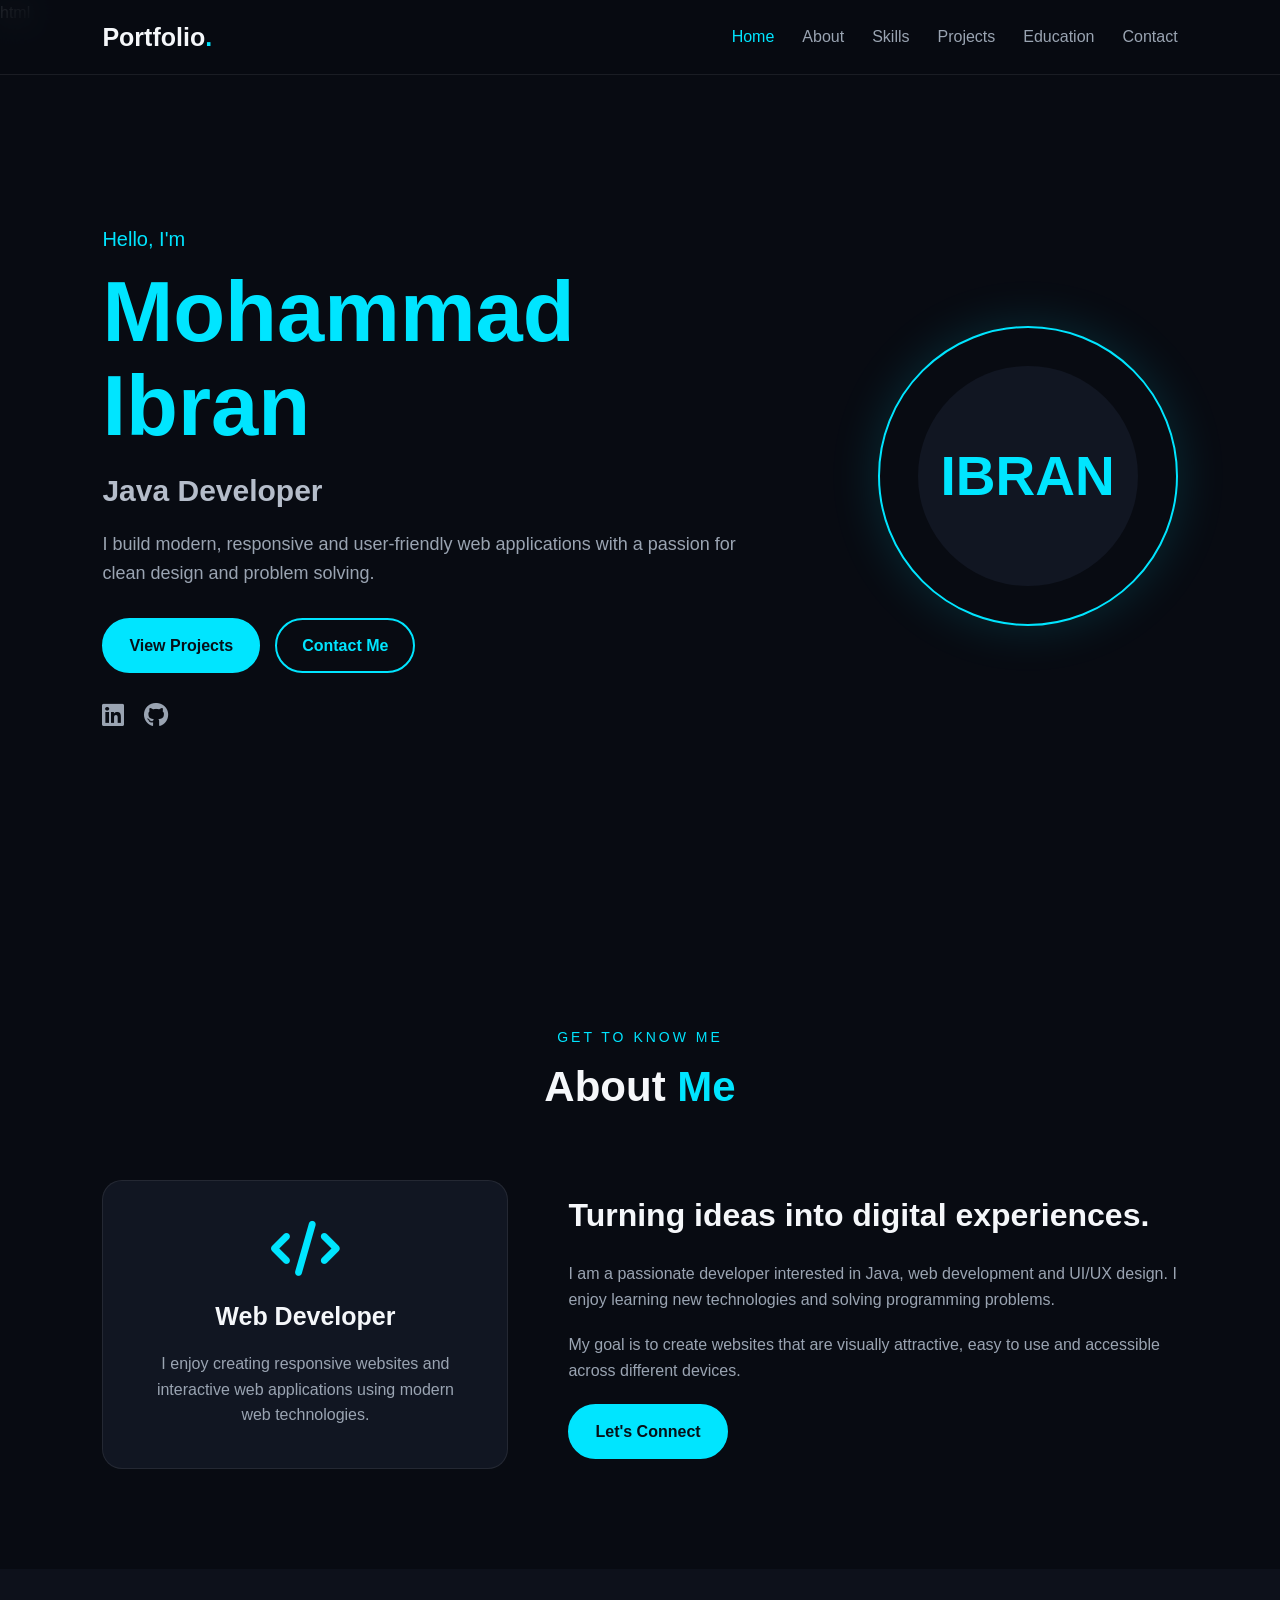
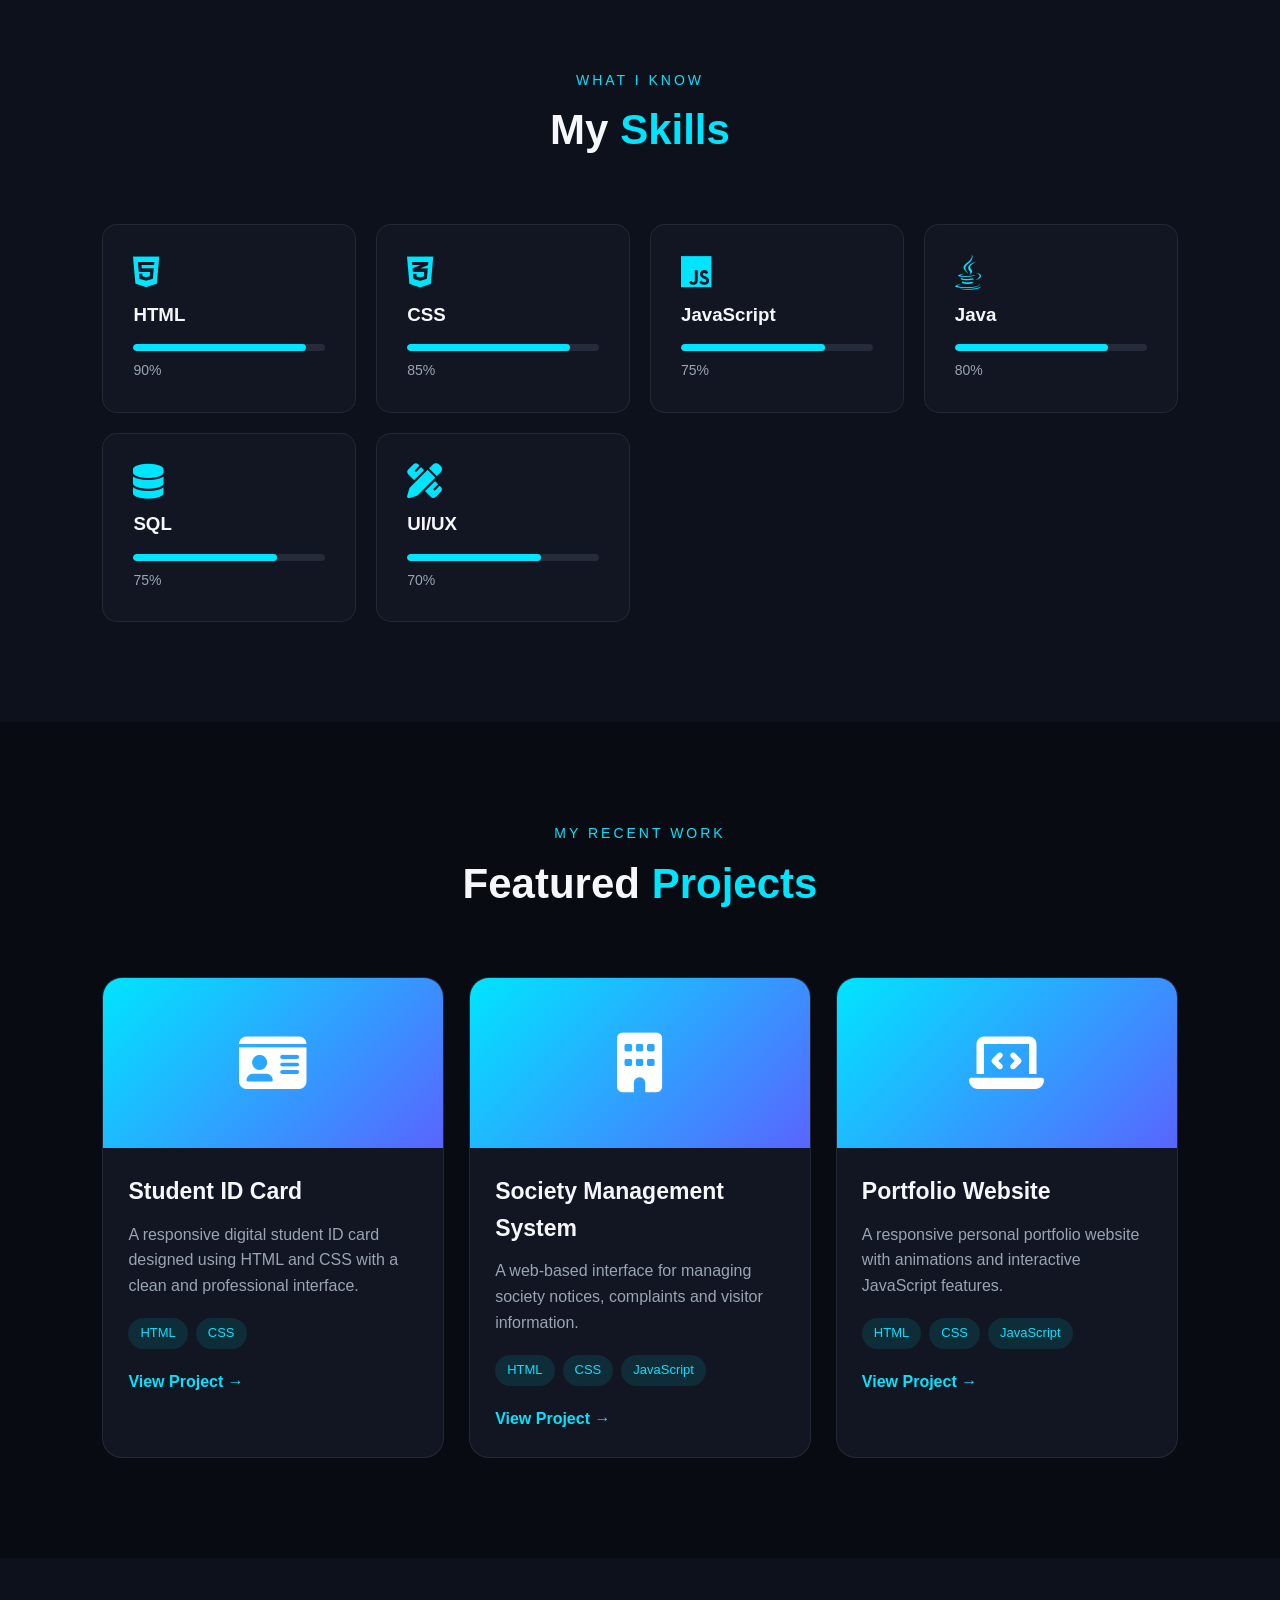
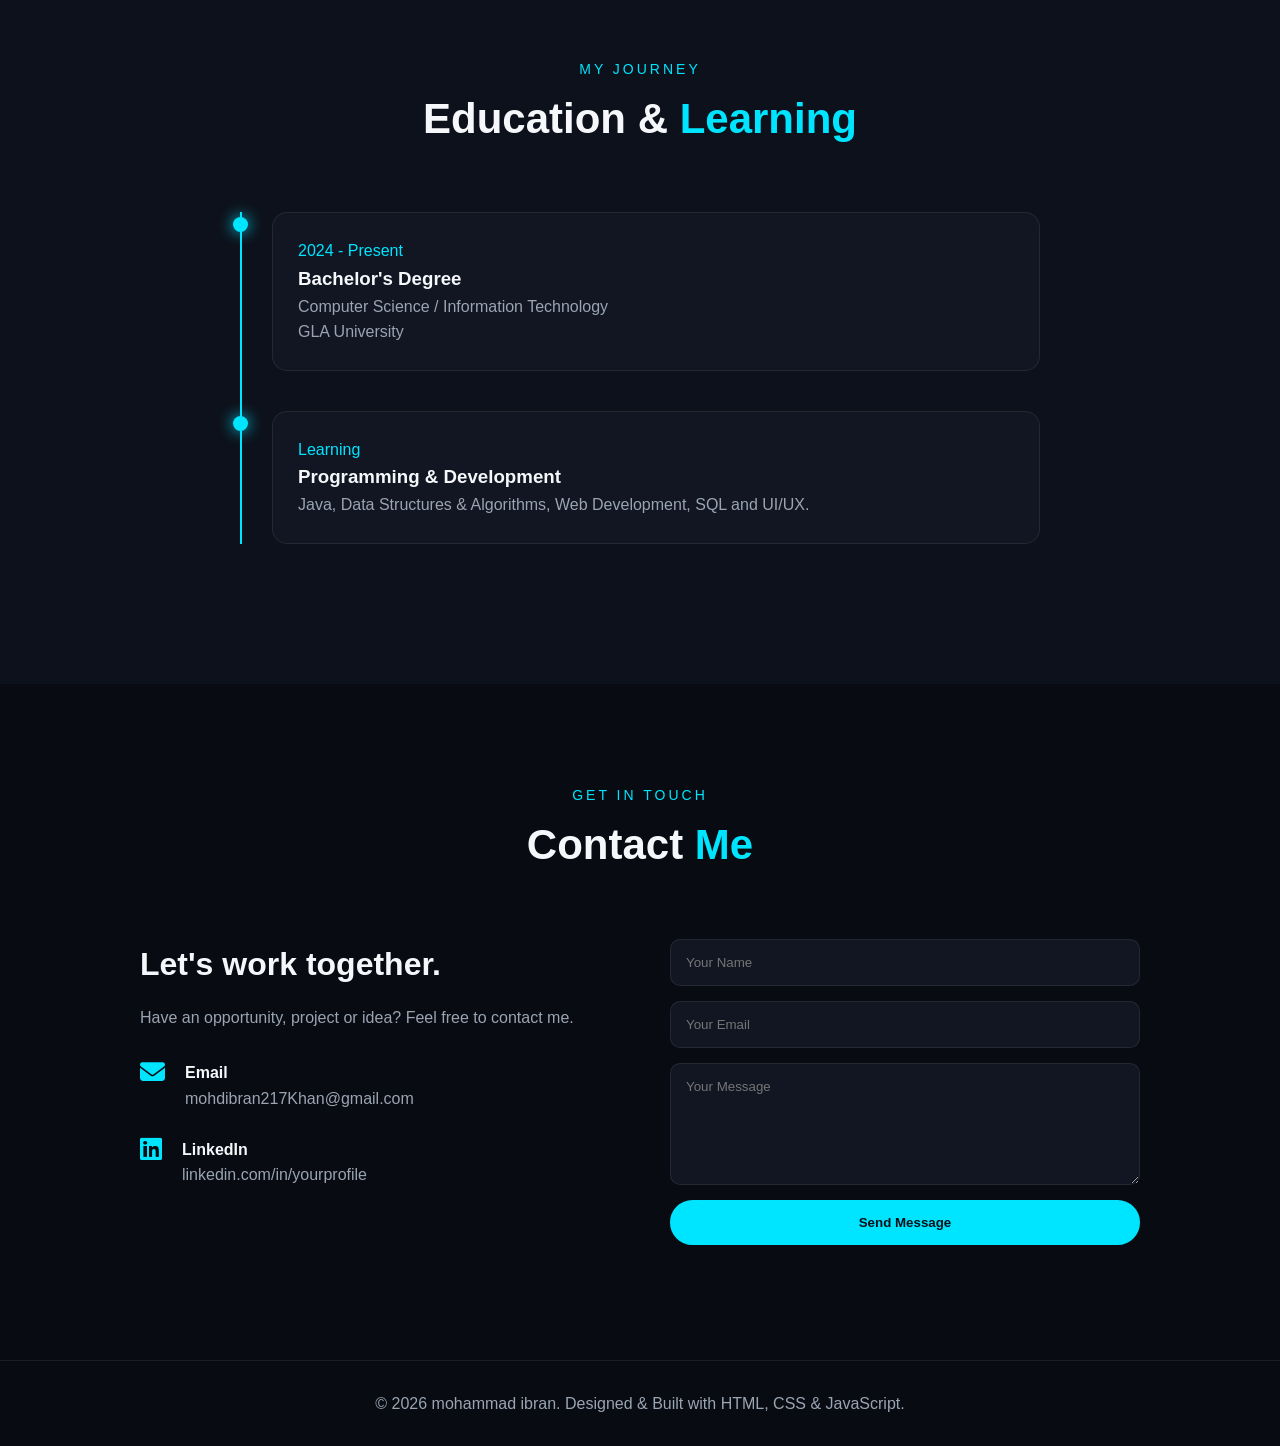
<file: porfolio website/portfolio.html>
html
<!DOCTYPE html>
<html lang="en">
<head>
    <meta charset="UTF-8">
    <meta name="viewport" content="width=device-width, initial-scale=1.0">

    <title>Your Name | Java & Web Developer</title>

    <link rel="stylesheet" href="style.css">


    <link rel="stylesheet"
          href="https://cdnjs.cloudflare.com/ajax/libs/font-awesome/6.5.2/css/all.min.css">
</head>

<body>

    

    <header>
        <nav class="navbar">

            <a href="#home" class="logo">
                Portfolio<span>.</span>
            </a>

            <ul class="nav-links" id="navLinks">

                <li><a href="#home" class="active">Home</a></li>
                <li><a href="#about">About</a></li>
                <li><a href="#skills">Skills</a></li>
                <li><a href="#projects">Projects</a></li>
                <li><a href="#education">Education</a></li>
                <li><a href="#contact">Contact</a></li>

            </ul>

            <button class="menu-btn" id="menuBtn">
                <i class="fa-solid fa-bars"></i>
            </button>

        </nav>
    </header>


    

    <section class="hero" id="home">

        <div class="hero-content">

            <p class="hello">Hello, I'm</p>

            <h1>
                 <span>Mohammad Ibran</span>
            </h1>

            <h2>
                <span id="typing"></span>
            </h2>

            <p class="hero-text">
                I build modern, responsive and user-friendly
                web applications with a passion for clean
                design and problem solving.
            </p>

            <div class="hero-buttons">

                <a href="#projects" class="btn">
                    View Projects
                </a>

                <a href="#contact" class="btn btn-outline">
                    Contact Me
                </a>

            </div>

            <div class="social-links">

                <a href="https://www.linkedin.com/" target="_blank">
                    <i class="fa-brands fa-linkedin"></i>
                </a>

                <a href="https://github.com/" target="_blank">
                    <i class="fa-brands fa-github"></i>
                </a>

            </div>

        </div>


        <div class="hero-image">

            <div class="profile-circle">

                <div class="profile-text">
                    IBRAN
                </div>

            </div>

        </div>

    </section>




    <section id="about">

        <div class="section-title">

            <p>GET TO KNOW ME</p>

            <h2>About <span>Me</span></h2>

        </div>


        <div class="about-container">

            <div class="about-card">

                <i class="fa-solid fa-code"></i>

                <h3>Web Developer</h3>

                <p>
                    I enjoy creating responsive websites and
                    interactive web applications using modern
                    web technologies.
                </p>

            </div>


            <div class="about-content">

                <h3>
                    Turning ideas into digital experiences.
                </h3>

                <p>
                    I am a passionate developer interested in
                    Java, web development and UI/UX design.
                    I enjoy learning new technologies and
                    solving programming problems.
                </p>

                <p>
                    My goal is to create websites that are
                    visually attractive, easy to use and
                    accessible across different devices.
                </p>

                <a href="#contact" class="btn">
                    Let's Connect
                </a>

            </div>

        </div>

    </section>


    

    <section id="skills" class="dark-section">

        <div class="section-title">

            <p>WHAT I KNOW</p>

            <h2>My <span>Skills</span></h2>

        </div>


        <div class="skills-container">

            <div class="skill-card">

                <i class="fa-brands fa-html5"></i>

                <h3>HTML</h3>

                <div class="skill-bar">
                    <div class="skill-progress" data-width="90%"></div>
                </div>

                <span>90%</span>

            </div>


            <div class="skill-card">

                <i class="fa-brands fa-css3-alt"></i>

                <h3>CSS</h3>

                <div class="skill-bar">
                    <div class="skill-progress" data-width="85%"></div>
                </div>

                <span>85%</span>

            </div>


            <div class="skill-card">

                <i class="fa-brands fa-js"></i>

                <h3>JavaScript</h3>

                <div class="skill-bar">
                    <div class="skill-progress" data-width="75%"></div>
                </div>

                <span>75%</span>

            </div>


            <div class="skill-card">

                <i class="fa-brands fa-java"></i>

                <h3>Java</h3>

                <div class="skill-bar">
                    <div class="skill-progress" data-width="80%"></div>
                </div>

                <span>80%</span>

            </div>


            <div class="skill-card">

                <i class="fa-solid fa-database"></i>

                <h3>SQL</h3>

                <div class="skill-bar">
                    <div class="skill-progress" data-width="75%"></div>
                </div>

                <span>75%</span>

            </div>


            <div class="skill-card">

                <i class="fa-solid fa-pen-ruler"></i>

                <h3>UI/UX</h3>

                <div class="skill-bar">
                    <div class="skill-progress" data-width="70%"></div>
                </div>

                <span>70%</span>

            </div>

        </div>

    </section>


    <!-- ================= PROJECTS ================= -->

    <section id="projects">

        <div class="section-title">

            <p>MY RECENT WORK</p>

            <h2>Featured <span>Projects</span></h2>

        </div>


        <div class="projects-container">


            <div class="project-card">

                <div class="project-icon">
                    <i class="fa-solid fa-id-card"></i>
                </div>

                <div class="project-content">

                    <h3>Student ID Card</h3>

                    <p>
                        A responsive digital student ID card
                        designed using HTML and CSS with a
                        clean and professional interface.
                    </p>

                    <div class="tech">
                        <span>HTML</span>
                        <span>CSS</span>
                    </div>

                    <a href="#" class="project-link">
                        View Project →
                    </a>

                </div>

            </div>


            <div class="project-card">

                <div class="project-icon">
                    <i class="fa-solid fa-building"></i>
                </div>

                <div class="project-content">

                    <h3>Society Management System</h3>

                    <p>
                        A web-based interface for managing
                        society notices, complaints and
                        visitor information.
                    </p>

                    <div class="tech">
                        <span>HTML</span>
                        <span>CSS</span>
                        <span>JavaScript</span>
                    </div>

                    <a href="#" class="project-link">
                        View Project →
                    </a>

                </div>

            </div>


            <div class="project-card">

                <div class="project-icon">
                    <i class="fa-solid fa-laptop-code"></i>
                </div>

                <div class="project-content">

                    <h3>Portfolio Website</h3>

                    <p>
                        A responsive personal portfolio
                        website with animations and
                        interactive JavaScript features.
                    </p>

                    <div class="tech">
                        <span>HTML</span>
                        <span>CSS</span>
                        <span>JavaScript</span>
                    </div>

                    <a href="#" class="project-link">
                        View Project →
                    </a>

                </div>

            </div>

        </div>

    </section>


    <!-- ================= EDUCATION ================= -->

    <section id="education" class="dark-section">

        <div class="section-title">

            <p>MY JOURNEY</p>

            <h2>Education & <span>Learning</span></h2>

        </div>


        <div class="timeline">

            <div class="timeline-item">

                <div class="timeline-dot"></div>

                <div class="timeline-content">

                    <span>2024 - Present</span>

                    <h3>Bachelor's Degree</h3>

                    <p>
                        Computer Science / Information Technology
                    </p>

                    <p>
                        GLA University
                    </p>

                </div>

            </div>


            <div class="timeline-item">

                <div class="timeline-dot"></div>

                <div class="timeline-content">

                    <span>Learning</span>

                    <h3>Programming & Development</h3>

                    <p>
                        Java, Data Structures & Algorithms,
                        Web Development, SQL and UI/UX.
                    </p>

                </div>

            </div>

        </div>

    </section>


    <!-- ================= CONTACT ================= -->

    <section id="contact">

        <div class="section-title">

            <p>GET IN TOUCH</p>

            <h2>Contact <span>Me</span></h2>

        </div>


        <div class="contact-container">

            <div class="contact-info">

                <h3>Let's work together.</h3>

                <p>
                    Have an opportunity, project or idea?
                    Feel free to contact me.
                </p>

                <div class="contact-item">

                    <i class="fa-solid fa-envelope"></i>

                    <div>
                        <h4>Email</h4>
                        <p>mohdibran217Khan@gmail.com</p>
                    </div>

                </div>


                <div class="contact-item">

                    <i class="fa-brands fa-linkedin"></i>

                    <div>
                        <h4>LinkedIn</h4>
                        <p>linkedin.com/in/yourprofile</p>
                    </div>

                </div>

            </div>


            <form id="contactForm">

                <input
                    type="text"
                    id="name"
                    placeholder="Your Name"
                    required
                >

                <input
                    type="email"
                    id="email"
                    placeholder="Your Email"
                    required
                >

                <textarea
                    id="message"
                    rows="6"
                    placeholder="Your Message"
                    required
                ></textarea>

                <button type="submit" class="btn">
                    Send Message
                </button>

                <p id="formMessage"></p>

            </form>

        </div>

    </section>


    

    <footer>

        <p>
            © 2026 mohammad ibran. Designed & Built with HTML,
            CSS & JavaScript.
        </p>

    </footer>




    <button id="topBtn">
        <i class="fa-solid fa-arrow-up"></i>
    </button>


    <script src="script.js"></script>

</body>
</html>
</file>
<file: porfolio website/style.css>
* {
    margin: 0;
    padding: 0;
    box-sizing: border-box;
    scroll-behavior: smooth;
}

:root {
    --bg: #080b12;
    --card: #111622;
    --text: #f5f7fa;
    --muted: #9aa4b2;
    --accent: #00e5ff;
    --border: rgba(255,255,255,0.08);
}

body {
    font-family: Arial, sans-serif;
    background: var(--bg);
    color: var(--text);
    line-height: 1.6;
}

a {
    text-decoration: none;
    color: inherit;
}

section {
    padding: 100px 8%;
}

.dark-section {
    background: #0d111b;
}




header {
    position: fixed;
    top: 0;
    width: 100%;
    z-index: 999;
}

.navbar {
    height: 75px;

    display: flex;
    align-items: center;
    justify-content: space-between;

    padding: 0 8%;

    background: rgba(8,11,18,0.85);

    backdrop-filter: blur(15px);

    border-bottom: 1px solid var(--border);
}

.logo {
    font-size: 25px;
    font-weight: bold;
}

.logo span {
    color: var(--accent);
}

.nav-links {
    display: flex;
    gap: 28px;
    list-style: none;
}

.nav-links a {
    color: var(--muted);
    transition: 0.3s;
}

.nav-links a:hover,
.nav-links a.active {
    color: var(--accent);
}

.menu-btn {
    display: none;

    background: none;
    border: none;

    color: white;
    font-size: 25px;

    cursor: pointer;
}



.hero {
    min-height: 100vh;

    display: flex;
    align-items: center;
    justify-content: space-between;

    gap: 50px;

    position: relative;
    overflow: hidden;
}

.hero-content {
    max-width: 650px;

    animation: slideLeft 1s ease;
}

.hello {
    color: var(--accent);
    font-size: 20px;
    margin-bottom: 10px;
}

.hero h1 {
    font-size: clamp(50px, 8vw, 85px);
    line-height: 1.1;
}

.hero h1 span {
    color: var(--accent);
}

.hero h2 {
    font-size: 30px;
    margin: 15px 0;
}

.hero h2 span {
    color: #b5bdca;
}

.hero-text {
    color: var(--muted);
    font-size: 18px;
    margin-bottom: 30px;
}

.hero-buttons {
    display: flex;
    gap: 15px;
    flex-wrap: wrap;
}

.btn {
    display: inline-block;

    padding: 13px 25px;

    border-radius: 30px;

    background: var(--accent);
    color: #071018;

    font-weight: bold;

    border: 2px solid var(--accent);

    transition: 0.3s;

    cursor: pointer;
}

.btn:hover {
    transform: translateY(-5px);

    box-shadow:
        0 10px 30px rgba(0,229,255,0.3);
}

.btn-outline {
    background: transparent;
    color: var(--accent);
}

.social-links {
    display: flex;
    gap: 20px;
    margin-top: 30px;
}

.social-links a {
    font-size: 25px;
    color: var(--muted);
    transition: 0.3s;
}

.social-links a:hover {
    color: var(--accent);
    transform: translateY(-5px);
}




.hero-image {
    animation: slideRight 1s ease;
}

.profile-circle {
    width: 300px;
    height: 300px;

    border-radius: 50%;

    display: flex;
    align-items: center;
    justify-content: center;

    border: 2px solid var(--accent);

    box-shadow:
        0 0 50px rgba(0,229,255,0.15);

    animation: floating 4s ease-in-out infinite;
}

.profile-text {
    width: 220px;
    height: 220px;

    border-radius: 50%;

    display: flex;
    align-items: center;
    justify-content: center;

    background: var(--card);

    color: var(--accent);

    font-size: 55px;
    font-weight: bold;
}




.section-title {
    text-align: center;
    margin-bottom: 60px;
}

.section-title p {
    color: var(--accent);
    font-size: 14px;
    letter-spacing: 3px;
}

.section-title h2 {
    font-size: 42px;
    margin-top: 5px;
}

.section-title h2 span {
    color: var(--accent);
}



.about-container {
    display: grid;
    grid-template-columns: 1fr 1.5fr;
    gap: 60px;
    align-items: center;
}

.about-card {
    padding: 40px;

    background: var(--card);

    border: 1px solid var(--border);

    border-radius: 20px;

    text-align: center;

    transition: 0.4s;
}

.about-card:hover {
    transform: translateY(-10px);
    border-color: var(--accent);
}

.about-card i {
    font-size: 55px;
    color: var(--accent);
    margin-bottom: 20px;
}

.about-card h3 {
    font-size: 25px;
    margin-bottom: 15px;
}

.about-card p,
.about-content p {
    color: var(--muted);
}

.about-content h3 {
    font-size: 32px;
    margin-bottom: 20px;
}

.about-content p {
    margin-bottom: 20px;
}



.skills-container {
    display: grid;

    grid-template-columns:
    repeat(auto-fit, minmax(250px, 1fr));

    gap: 20px;
}

.skill-card {
    padding: 30px;

    background: var(--card);

    border: 1px solid var(--border);

    border-radius: 15px;

    transition: 0.4s;
}

.skill-card:hover {
    transform: translateY(-8px);
    border-color: var(--accent);
}

.skill-card i {
    font-size: 35px;
    color: var(--accent);
}

.skill-card h3 {
    margin: 10px 0;
}

.skill-card span {
    color: var(--muted);
    font-size: 14px;
}

.skill-bar {
    height: 7px;

    background: #252b38;

    border-radius: 10px;

    overflow: hidden;

    margin: 15px 0 8px;
}

.skill-progress {
    width: 0;

    height: 100%;

    background: var(--accent);

    border-radius: 10px;

    transition: width 1.5s ease;
}



.projects-container {
    display: grid;

    grid-template-columns:
    repeat(auto-fit, minmax(280px, 1fr));

    gap: 25px;
}

.project-card {
    background: var(--card);

    border-radius: 20px;

    overflow: hidden;

    border: 1px solid var(--border);

    transition: 0.4s;
}

.project-card:hover {
    transform: translateY(-12px);

    border-color: var(--accent);

    box-shadow:
        0 20px 40px rgba(0,0,0,0.3);
}

.project-icon {
    height: 170px;

    display: flex;
    align-items: center;
    justify-content: center;

    background:
        linear-gradient(
            135deg,
            #00e5ff,
            #5964ff
        );

    font-size: 60px;
    color: white;
}

.project-content {
    padding: 25px;
}

.project-content h3 {
    font-size: 23px;
    margin-bottom: 12px;
}

.project-content p {
    color: var(--muted);
}

.tech {
    display: flex;
    flex-wrap: wrap;
    gap: 8px;

    margin: 20px 0;
}

.tech span {
    padding: 5px 12px;

    border-radius: 20px;

    background: rgba(0,229,255,0.1);

    color: var(--accent);

    font-size: 13px;
}

.project-link {
    color: var(--accent);
    font-weight: bold;
}




.timeline {
    max-width: 800px;
    margin: auto;

    border-left: 2px solid var(--accent);

    padding-left: 30px;
}

.timeline-item {
    position: relative;
    margin-bottom: 40px;
}

.timeline-dot {
    position: absolute;

    width: 15px;
    height: 15px;

    background: var(--accent);

    border-radius: 50%;

    left: -39px;
    top: 5px;

    box-shadow: 0 0 15px var(--accent);
}

.timeline-content {
    background: var(--card);

    padding: 25px;

    border-radius: 15px;

    border: 1px solid var(--border);
}

.timeline-content span {
    color: var(--accent);
}

.timeline-content p {
    color: var(--muted);
}



.contact-container {
    display: grid;

    grid-template-columns: 1fr 1fr;

    gap: 60px;

    max-width: 1000px;

    margin: auto;
}

.contact-info h3 {
    font-size: 32px;
    margin-bottom: 15px;
}

.contact-info > p {
    color: var(--muted);
    margin-bottom: 30px;
}

.contact-item {
    display: flex;

    gap: 20px;

    margin: 25px 0;
}

.contact-item i {
    color: var(--accent);
    font-size: 25px;
}

.contact-item p {
    color: var(--muted);
}

form {
    display: flex;
    flex-direction: column;
    gap: 15px;
}

input,
textarea {
    width: 100%;

    padding: 15px;

    background: var(--card);

    border: 1px solid var(--border);

    border-radius: 10px;

    color: white;

    outline: none;

    font-family: inherit;
}

input:focus,
textarea:focus {
    border-color: var(--accent);
}

#formMessage {
    color: var(--accent);
}


/* =========================
   FOOTER
========================= */

footer {
    padding: 30px;

    text-align: center;

    color: var(--muted);

    border-top: 1px solid var(--border);
}




#topBtn {
    position: fixed;

    right: 25px;
    bottom: 25px;

    width: 45px;
    height: 45px;

    border: none;

    border-radius: 50%;

    background: var(--accent);

    cursor: pointer;

    display: none;

    font-size: 18px;
}



@keyframes slideLeft {

    from {
        opacity: 0;
        transform: translateX(-60px);
    }

    to {
        opacity: 1;
        transform: translateX(0);
    }

}

@keyframes slideRight {

    from {
        opacity: 0;
        transform: translateX(60px);
    }

    to {
        opacity: 1;
        transform: translateX(0);
    }

}

@keyframes floating {

    0%, 100% {
        transform: translateY(0);
    }

    50% {
        transform: translateY(-20px);
    }

}



@media (max-width: 800px) {

    .nav-links {
        position: absolute;

        top: 75px;
        left: -100%;

        width: 100%;

        flex-direction: column;

        padding: 30px;

        background: #0b0f18;

        text-align: center;

        transition: 0.3s;
    }

    .nav-links.show {
        left: 0;
    }

    .menu-btn {
        display: block;
    }

    .hero {
        flex-direction: column;

        text-align: center;

        padding-top: 130px;
    }

    .hero-buttons,
    .social-links {
        justify-content: center;
    }

    .profile-circle {
        width: 230px;
        height: 230px;
    }

    .profile-text {
        width: 170px;
        height: 170px;
        font-size: 40px;
    }

    .about-container,
    .contact-container {
        grid-template-columns: 1fr;
    }

    section {
        padding: 80px 5%;
    }

}
</file>
